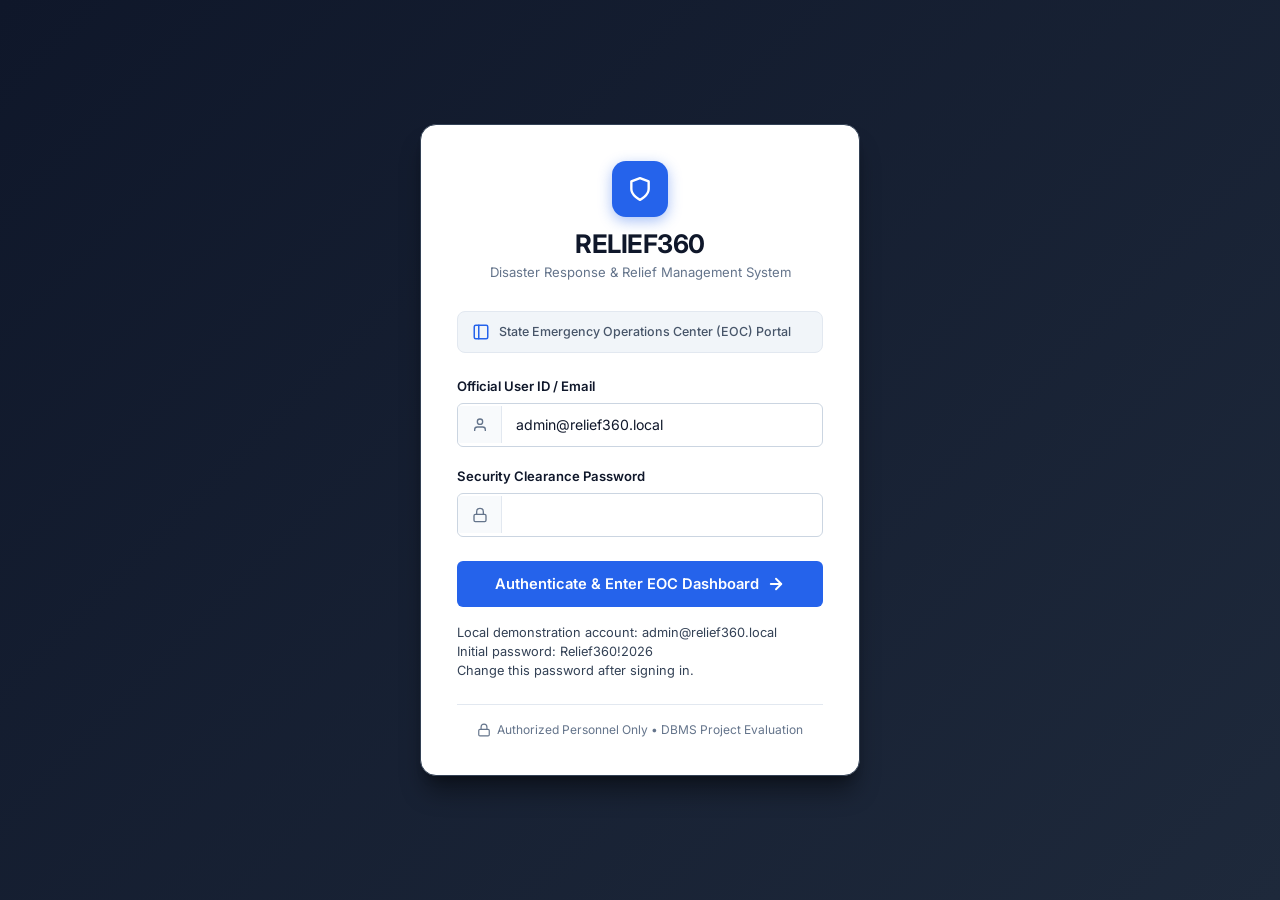
<file: login.html>
<!DOCTYPE html>
<html lang="en">
<head>
  <link rel="stylesheet" href="css/fallback.css">
  <meta charset="UTF-8">
  <meta name="viewport" content="width=device-width, initial-scale=1.0">
  <title>Login | RELIEF360 - Emergency Operations Center</title>

  <!-- Google Fonts: Inter -->
  <link rel="preconnect" href="https://fonts.googleapis.com">
  <link rel="preconnect" href="https://fonts.gstatic.com" crossorigin>
  <link href="https://fonts.googleapis.com/css2?family=Inter:wght@300;400;500;600;700&display=swap" rel="stylesheet">

  <!-- Font Awesome Icons -->
  <link rel="stylesheet" href="https://cdnjs.cloudflare.com/ajax/libs/font-awesome/6.4.2/css/all.min.css">

  <!-- Bootstrap 5 CSS -->
  <link rel="stylesheet" href="https://cdn.jsdelivr.net/npm/bootstrap@5.3.2/dist/css/bootstrap.min.css">

  <!-- EOC Custom Theme -->
  <link rel="stylesheet" href="css/custom.css">

  <!-- Self-Contained Failsafe CSS (Guarantees Perfect Render Offline & On Local File Protocol) -->
  <style>
    *, *::before, *::after {
      box-sizing: border-box;
      margin: 0;
      padding: 0;
    }

    body.login-body {
      font-family: 'Inter', -apple-system, BlinkMacSystemFont, "Segoe UI", Roboto, sans-serif;
      background: linear-gradient(135deg, #0F172A 0%, #1E293B 100%) !important;
      min-height: 100vh;
      display: flex;
      align-items: center;
      justify-content: center;
      padding: 1.5rem;
      color: #334155;
    }

    .login-container {
      width: 100%;
      max-width: 440px;
    }

    .login-card {
      background: #FFFFFF !important;
      border-radius: 16px !important;
      box-shadow: 0 20px 25px -5px rgba(0, 0, 0, 0.4), 0 8px 10px -6px rgba(0, 0, 0, 0.3) !important;
      padding: 2.25rem !important;
      border: 1px solid #334155 !important;
    }

    .login-brand-header {
      text-align: center;
      margin-bottom: 1.75rem;
    }

    .login-logo-badge {
      width: 56px;
      height: 56px;
      background: #2563EB;
      color: #FFFFFF;
      border-radius: 14px;
      display: inline-flex;
      align-items: center;
      justify-content: center;
      font-size: 1.75rem;
      box-shadow: 0 4px 14px rgba(37, 99, 235, 0.4);
      margin-bottom: 0.75rem;
    }

    .login-brand-header h1 {
      font-size: 1.6rem;
      font-weight: 700;
      color: #0F172A;
      margin: 0;
      letter-spacing: -0.5px;
    }

    .login-brand-header p {
      font-size: 0.82rem;
      color: #64748B;
      margin-top: 0.25rem;
    }

    .login-agency-notice {
      background: #F1F5F9;
      border: 1px solid #E2E8F0;
      border-radius: 8px;
      padding: 0.65rem 0.85rem;
      font-size: 0.78rem;
      color: #475569;
      display: flex;
      align-items: center;
      gap: 0.6rem;
      margin-bottom: 1.5rem;
      font-weight: 500;
    }

    .form-group-item {
      margin-bottom: 1.25rem;
    }

    .form-label-custom {
      display: block;
      font-size: 0.82rem;
      font-weight: 600;
      color: #0F172A;
      margin-bottom: 0.4rem;
    }

    .input-box-wrapper {
      display: flex;
      align-items: center;
      border: 1px solid #CBD5E1;
      border-radius: 6px;
      background: #FFFFFF;
      overflow: hidden;
      transition: border-color 0.2s, box-shadow 0.2s;
    }

    .input-box-wrapper:focus-within {
      border-color: #2563EB;
      box-shadow: 0 0 0 3px rgba(37, 99, 235, 0.15);
    }

    .input-icon-cell {
      padding: 0.65rem 0.85rem;
      background: #F8FAFC;
      border-right: 1px solid #E2E8F0;
      color: #64748B;
      display: flex;
      align-items: center;
      justify-content: center;
    }

    .input-field-custom, .select-field-custom {
      width: 100%;
      padding: 0.65rem 0.85rem;
      font-size: 0.88rem;
      border: none;
      outline: none;
      color: #0F172A;
      background: transparent;
      font-family: inherit;
    }

    .btn-eoc-submit {
      background: #2563EB;
      color: #FFFFFF;
      font-weight: 600;
      padding: 0.75rem 1.25rem;
      border-radius: 6px;
      border: none;
      width: 100%;
      font-size: 0.92rem;
      cursor: pointer;
      display: flex;
      align-items: center;
      justify-content: center;
      gap: 0.5rem;
      transition: background-color 0.2s, transform 0.1s;
      margin-top: 1.5rem;
    }

    .btn-eoc-submit:hover {
      background: #1D4ED8;
    }

    .btn-eoc-submit:active {
      transform: scale(0.99);
    }

    .login-footer-note {
      text-align: center;
      margin-top: 1.5rem;
      padding-top: 1rem;
      border-top: 1px solid #E2E8F0;
      font-size: 0.75rem;
      color: #64748B;
      display: flex;
      align-items: center;
      justify-content: center;
      gap: 0.4rem;
    }
  </style>
</head>
<body class="login-body">

  <div class="login-container">
    <div class="login-card">

      <!-- Brand Header -->
      <div class="login-brand-header">
        <div class="login-logo-badge">
          <!-- Standalone SVG Shield Icon -->
          <svg width="26" height="26" viewBox="0 0 24 24" fill="none" stroke="currentColor" stroke-width="2.2" stroke-linecap="round" stroke-linejoin="round">
            <path d="M12 22s8-4 8-10V5l-8-3-8 3v7c0 6 8 10 8 10z"/>
          </svg>
        </div>
        <h1>RELIEF360</h1>
        <p>Disaster Response & Relief Management System</p>
      </div>

      <!-- Agency Notice Badge -->
      <div class="login-agency-notice">
        <svg width="18" height="18" viewBox="0 0 24 24" fill="none" stroke="#2563EB" stroke-width="2" stroke-linecap="round" stroke-linejoin="round">
          <rect x="3" y="3" width="18" height="18" rx="2" ry="2"/>
          <line x1="9" y1="3" x2="9" y2="21"/>
        </svg>
        <div>State Emergency Operations Center (EOC) Portal</div>
      </div>

      <!-- Login Form -->
      <form id="eocLoginForm">

        

        <div class="form-group-item">
          <label for="username" class="form-label-custom">Official User ID / Email</label>
          <div class="input-box-wrapper">
            <div class="input-icon-cell">
              <svg width="16" height="16" viewBox="0 0 24 24" fill="none" stroke="currentColor" stroke-width="2">
                <path d="M20 21v-2a4 4 0 0 0-4-4H8a4 4 0 0 0-4 4v2"/>
                <circle cx="12" cy="7" r="4"/>
              </svg>
            </div>
            <input type="text" class="input-field-custom" id="username" autocomplete="username" value="admin@relief360.local" placeholder="e.g. admin@relief360.local" required>
          </div>
        </div>

        <div class="form-group-item">
          <label for="password" class="form-label-custom">Security Clearance Password</label>
          <div class="input-box-wrapper">
            <div class="input-icon-cell">
              <svg width="16" height="16" viewBox="0 0 24 24" fill="none" stroke="currentColor" stroke-width="2">
                <rect x="3" y="11" width="18" height="11" rx="2" ry="2"/>
                <path d="M7 11V7a5 5 0 0 1 10 0v4"/>
              </svg>
            </div>
            <input type="password" class="input-field-custom" id="password" autocomplete="current-password" value="" required>
          </div>
        </div>

        <button type="submit" class="btn-eoc-submit">
          <span>Authenticate & Enter EOC Dashboard</span>
          <svg width="18" height="18" viewBox="0 0 24 24" fill="none" stroke="currentColor" stroke-width="2.5" stroke-linecap="round" stroke-linejoin="round">
            <line x1="5" y1="12" x2="19" y2="12"/>
            <polyline points="12 5 19 12 12 19"/>
          </svg>
        </button>

      </form>

      <p id="loginError" role="alert" style="color:#b91c1c;margin-top:1rem"></p><p style="font-size:.8rem;margin-top:1rem">Local demonstration account: admin@relief360.local<br>Initial password: Relief360!2026<br>Change this password after signing in.</p>
<!-- Footer Note -->
      <div class="login-footer-note">
        <svg width="14" height="14" viewBox="0 0 24 24" fill="none" stroke="currentColor" stroke-width="2">
          <rect x="3" y="11" width="18" height="11" rx="2" ry="2"/>
          <path d="M7 11V7a5 5 0 0 1 10 0v4"/>
        </svg>
        <span>Authorized Personnel Only • DBMS Project Evaluation</span>
      </div>

    </div>
  </div>

  <!-- Login Session Script -->
  <script>
document.getElementById('eocLoginForm').onsubmit=async e=>{e.preventDefault();const button=e.target.querySelector('button');button.disabled=true;try{const r=await fetch('/api/login',{method:'POST',headers:{'Content-Type':'application/json'},body:JSON.stringify({email:document.getElementById('username').value,password:document.getElementById('password').value})});const data=await r.json();if(!r.ok)throw new Error(data.error);location.href='index.html';}catch(err){document.getElementById('loginError').textContent=err.message;button.disabled=false;}};
</script>

</body>
</html>
</file>
<file: css/fallback.css>
/* Local baseline: usable forms and navigation when CDN styles are unavailable. */
*{box-sizing:border-box}body{margin:0;font-family:Inter,Arial,sans-serif;color:#334155}h2,h3,h4,h5,p{margin-top:0}a{color:#2563eb}button,input,select,textarea{font:inherit}button{cursor:pointer}button:disabled{opacity:.6;cursor:wait}.btn{display:inline-block;text-decoration:none;border:1px solid transparent;border-radius:6px;padding:8px 12px;line-height:1.4;background:#f1f5f9;color:#334155}.btn-primary{background:#2563eb;color:white}.btn-light{background:#f8fafc;color:#334155}.btn-sm{font-size:.8rem;padding:5px 9px}.border{border:1px solid #cbd5e1}.form-control,.form-select{display:block;width:100%;padding:10px;border:1px solid #cbd5e1;border-radius:6px;background:white;color:#334155}.form-control:focus,.form-select:focus{outline:2px solid #93c5fd}.table{width:100%;border-collapse:collapse}.table th,.table td{padding:12px;border-bottom:1px solid #e2e8f0;text-align:left}.table th{background:#f8fafc;white-space:nowrap}.table-responsive{overflow-x:auto}.d-flex{display:flex}.align-items-center{align-items:center}.justify-content-between{justify-content:space-between}.gap-2{gap:8px}.gap-3{gap:12px}.row{display:flex;flex-wrap:wrap;margin:0 -8px}.row>*{padding:0 8px;width:100%}.g-3{row-gap:16px}.mb-1{margin-bottom:4px}.mb-2{margin-bottom:8px}.mb-3{margin-bottom:16px}.mb-4{margin-bottom:24px}.mb-0{margin-bottom:0}.p-0{padding:0}.p-2{padding:8px}.p-3{padding:16px}.text-muted{color:#64748b}.text-primary{color:#2563eb}.text-dark{color:#0f172a}.text-danger{color:#dc2626}.text-white{color:white}.text-success{color:#059669}.small,small{font-size:.82em}.fw-bold{font-weight:700}.fw-semibold{font-weight:600}.badge{display:inline-block;font-size:.75rem;padding:4px 7px;border-radius:4px}.bg-light{background:#f8fafc}.bg-primary{background:#2563eb;color:white}.bg-danger{background:#dc2626;color:white}.bg-success{background:#059669;color:white}.bg-warning{background:#f59e0b}.bg-info{background:#0891b2}.bg-white{background:white}.progress{background:#e2e8f0;overflow:hidden;border-radius:4px}.progress-bar{height:100%}.rounded{border-radius:6px}.rounded-pill{border-radius:20px}.shadow-sm{box-shadow:0 1px 4px #0001}.font-monospace{font-family:monospace}.dropdown-menu{display:none}.dropdown-toggle{display:none}.user-profile-menu{gap:8px}button:focus-visible,a:focus-visible{outline:3px solid #93c5fd;outline-offset:2px}.notice{white-space:pre-wrap}
@media(min-width:576px){.col-sm-6{width:50%}}@media(min-width:768px){.col-md-4{width:33.333%}}@media(min-width:992px){.col-lg-8{width:66.667%}.col-lg-4{width:33.333%}}@media(min-width:1200px){.col-xl-2{width:16.667%}}
</file>
<file: css/custom.css>
/* ==========================================================================
   RELIEF360 - Emergency Operations Center (EOC) Theme
   Professional Government Disaster Response & Relief Management System
   ========================================================================== */

@import url('https://fonts.googleapis.com/css2?family=Inter:wght@300;400;500;600;700&display=swap');

:root {
  /* EOC Color Palette */
  --sidebar-bg: #0F172A;
  --sidebar-hover: #1E293B;
  --sidebar-text: #94A3B8;
  --sidebar-text-active: #FFFFFF;
  --sidebar-active-bg: #2563EB;
  --sidebar-border: #1E293B;
  
  --body-bg: #F8FAFC;
  --card-bg: #FFFFFF;
  --card-border: #E2E8F0;
  
  --primary-blue: #2563EB;
  --primary-blue-hover: #1D4ED8;
  --primary-blue-light: #EFF6FF;
  
  --success-green: #16A34A;
  --success-green-light: #F0FDF4;
  --success-green-border: #BBF7D0;
  
  --warning-amber: #D97706;
  --warning-amber-light: #FFFBEB;
  --warning-amber-border: #FDE68A;
  
  --danger-red: #DC2626;
  --danger-red-light: #FEF2F2;
  --danger-red-border: #FCA5A5;
  
  --info-sky: #0284C7;
  --info-sky-light: #F0F9FF;

  --text-dark: #0F172A;
  --text-main: #334155;
  --text-muted: #64748B;
  
  --shadow-sm: 0 1px 2px 0 rgba(0, 0, 0, 0.05);
  --shadow-md: 0 4px 6px -1px rgba(0, 0, 0, 0.06), 0 2px 4px -2px rgba(0, 0, 0, 0.05);
  --shadow-lg: 0 10px 15px -3px rgba(0, 0, 0, 0.08), 0 4px 6px -4px rgba(0, 0, 0, 0.04);
  
  --radius-sm: 6px;
  --radius-md: 8px;
  --radius-lg: 12px;

  --sidebar-width: 260px;
}

*, *::before, *::after {
  box-sizing: border-box;
  margin: 0;
  padding: 0;
}

body {
  font-family: 'Inter', -apple-system, BlinkMacSystemFont, "Segoe UI", Roboto, sans-serif;
  background-color: var(--body-bg);
  color: var(--text-main);
  overflow-x: hidden;
  line-height: 1.5;
}

/* ==========================================================================
   LAYOUT: SIDEBAR & MAIN CONTENT
   ========================================================================== */

#wrapper {
  display: flex;
  width: 100%;
  align-items: stretch;
  min-height: 100vh;
}

#sidebar {
  min-width: var(--sidebar-width);
  max-width: var(--sidebar-width);
  background: var(--sidebar-bg);
  color: #FFFFFF;
  transition: all 0.3s ease;
  display: flex;
  flex-direction: column;
  z-index: 1040;
}

#sidebar.collapsed {
  margin-left: calc(-1 * var(--sidebar-width));
}

.sidebar-header {
  padding: 1.25rem 1.5rem;
  background: #090D16;
  border-bottom: 1px solid var(--sidebar-border);
  display: flex;
  align-items: center;
  gap: 0.75rem;
}

.sidebar-brand-icon {
  width: 38px;
  height: 38px;
  background: var(--primary-blue);
  color: white;
  border-radius: var(--radius-md);
  display: flex;
  align-items: center;
  justify-content: center;
  font-size: 1.25rem;
  box-shadow: 0 2px 8px rgba(37, 99, 235, 0.4);
}

.sidebar-brand-text h2 {
  font-size: 1.15rem;
  font-weight: 700;
  letter-spacing: 0.5px;
  margin: 0;
  color: #FFFFFF;
}

.sidebar-brand-text span {
  font-size: 0.7rem;
  color: #94A3B8;
  text-transform: uppercase;
  letter-spacing: 0.8px;
  font-weight: 600;
}

.sidebar-nav {
  padding: 1rem 0.75rem;
  flex-grow: 1;
  overflow-y: auto;
}

.nav-section-title {
  font-size: 0.68rem;
  text-transform: uppercase;
  letter-spacing: 1px;
  color: #64748B;
  font-weight: 700;
  padding: 0.75rem 0.75rem 0.35rem 0.75rem;
  margin-top: 0.5rem;
}

.sidebar-link {
  display: flex;
  align-items: center;
  padding: 0.65rem 0.85rem;
  color: var(--sidebar-text);
  text-decoration: none;
  border-radius: var(--radius-md);
  font-size: 0.88rem;
  font-weight: 500;
  margin-bottom: 0.25rem;
  transition: all 0.2s ease;
}

.sidebar-link i {
  font-size: 1.1rem;
  width: 24px;
  margin-right: 0.75rem;
  text-align: center;
}

.sidebar-link:hover {
  background: var(--sidebar-hover);
  color: #FFFFFF;
}

.sidebar-link.active {
  background: var(--sidebar-active-bg);
  color: #FFFFFF;
  font-weight: 600;
  box-shadow: 0 2px 6px rgba(37, 99, 235, 0.3);
}

.sidebar-link .badge {
  margin-left: auto;
  font-size: 0.7rem;
  padding: 0.25em 0.5em;
  border-radius: 10px;
}

.sidebar-footer {
  padding: 1rem 1.25rem;
  border-top: 1px solid var(--sidebar-border);
  background: #0A0F1D;
  font-size: 0.8rem;
}

.eoc-status-indicator {
  display: flex;
  align-items: center;
  gap: 0.5rem;
  font-size: 0.78rem;
  color: #CBD5E1;
}

.status-dot-pulse {
  width: 8px;
  height: 8px;
  background-color: #10B981;
  border-radius: 50%;
  box-shadow: 0 0 0 0 rgba(16, 185, 129, 0.7);
  animation: pulse-green 2s infinite;
}

@keyframes pulse-green {
  0% { transform: scale(0.95); box-shadow: 0 0 0 0 rgba(16, 185, 129, 0.7); }
  70% { transform: scale(1); box-shadow: 0 0 0 6px rgba(16, 185, 129, 0); }
  100% { transform: scale(0.95); box-shadow: 0 0 0 0 rgba(16, 185, 129, 0); }
}

/* MAIN CONTENT AREA */
#content {
  flex: 1;
  display: flex;
  flex-direction: column;
  min-width: 0;
  background-color: var(--body-bg);
}

/* TOP NAVBAR */
.top-navbar {
  background: #FFFFFF;
  border-bottom: 1px solid var(--card-border);
  padding: 0.75rem 1.5rem;
  display: flex;
  align-items: center;
  justify-content: space-between;
  box-shadow: var(--shadow-sm);
  position: sticky;
  top: 0;
  z-index: 1030;
}

.navbar-toggle-btn {
  background: transparent;
  border: 1px solid var(--card-border);
  color: var(--text-main);
  border-radius: var(--radius-sm);
  padding: 0.4rem 0.7rem;
  cursor: pointer;
  transition: all 0.2s;
}

.navbar-toggle-btn:hover {
  background: var(--body-bg);
  color: var(--primary-blue);
}

.active-incident-badge {
  background: var(--danger-red-light);
  color: var(--danger-red);
  border: 1px solid var(--danger-red-border);
  padding: 0.35rem 0.85rem;
  border-radius: 20px;
  font-size: 0.82rem;
  font-weight: 600;
  display: flex;
  align-items: center;
  gap: 0.5rem;
}

.user-profile-menu {
  display: flex;
  align-items: center;
  gap: 1rem;
}

.agency-tag {
  font-size: 0.75rem;
  background: #F1F5F9;
  color: #475569;
  padding: 0.25rem 0.6rem;
  border-radius: var(--radius-sm);
  font-weight: 600;
  border: 1px solid #E2E8F0;
}

/* ==========================================================================
   CARDS & METRICS
   ========================================================================== */

.page-container {
  padding: 1.5rem;
}

.eoc-card {
  background: var(--card-bg);
  border: 1px solid var(--card-border);
  border-radius: var(--radius-lg);
  box-shadow: var(--shadow-sm);
  margin-bottom: 1.25rem;
  transition: box-shadow 0.2s ease, border-color 0.2s ease;
}

.eoc-card:hover {
  box-shadow: var(--shadow-md);
  border-color: #CBD5E1;
}

.eoc-card-header {
  padding: 1rem 1.25rem;
  border-bottom: 1px solid var(--card-border);
  display: flex;
  align-items: center;
  justify-content: space-between;
  background: #FFFFFF;
  border-top-left-radius: var(--radius-lg);
  border-top-right-radius: var(--radius-lg);
}

.eoc-card-title {
  font-size: 0.95rem;
  font-weight: 600;
  color: var(--text-dark);
  margin: 0;
  display: flex;
  align-items: center;
  gap: 0.5rem;
}

.eoc-card-body {
  padding: 1.25rem;
}

/* COMPACT METRIC CARDS (6 Summary Cards) */
.metric-card {
  background: #FFFFFF;
  border: 1px solid var(--card-border);
  border-radius: var(--radius-lg);
  padding: 1rem 1.15rem;
  position: relative;
  overflow: hidden;
  box-shadow: var(--shadow-sm);
  transition: transform 0.2s ease, box-shadow 0.2s ease;
  height: 100%;
}

.metric-card:hover {
  transform: translateY(-2px);
  box-shadow: var(--shadow-md);
}

.metric-card::before {
  content: '';
  position: absolute;
  top: 0;
  left: 0;
  width: 4px;
  height: 100%;
}

.metric-card.primary::before { background-color: var(--primary-blue); }
.metric-card.success::before { background-color: var(--success-green); }
.metric-card.warning::before { background-color: var(--warning-amber); }
.metric-card.danger::before  { background-color: var(--danger-red); }
.metric-card.info::before    { background-color: var(--info-sky); }
.metric-card.purple::before  { background-color: #8B5CF6; }

.metric-header {
  display: flex;
  align-items: center;
  justify-content: space-between;
  margin-bottom: 0.5rem;
}

.metric-title {
  font-size: 0.78rem;
  font-weight: 600;
  text-transform: uppercase;
  letter-spacing: 0.5px;
  color: var(--text-muted);
}

.metric-icon {
  width: 34px;
  height: 34px;
  border-radius: var(--radius-md);
  display: flex;
  align-items: center;
  justify-content: center;
  font-size: 1rem;
}

.metric-icon.primary { background: var(--primary-blue-light); color: var(--primary-blue); }
.metric-icon.success { background: var(--success-green-light); color: var(--success-green); }
.metric-icon.warning { background: var(--warning-amber-light); color: var(--warning-amber); }
.metric-icon.danger  { background: var(--danger-red-light); color: var(--danger-red); }
.metric-icon.info     { background: var(--info-sky-light); color: var(--info-sky); }
.metric-icon.purple   { background: #F3E8FF; color: #8B5CF6; }

.metric-value {
  font-size: 1.6rem;
  font-weight: 700;
  color: var(--text-dark);
  line-height: 1.1;
}

.metric-subtext {
  font-size: 0.75rem;
  color: var(--text-muted);
  margin-top: 0.35rem;
  display: flex;
  align-items: center;
  gap: 0.3rem;
}

/* ==========================================================================
   ALERTS BANNER & PANELS
   ========================================================================== */

.active-disaster-banner {
  background: linear-gradient(90deg, #991B1B 0%, #DC2626 100%);
  color: #FFFFFF;
  border-radius: var(--radius-lg);
  padding: 1rem 1.5rem;
  margin-bottom: 1.5rem;
  box-shadow: 0 4px 12px rgba(220, 38, 38, 0.25);
  display: flex;
  align-items: center;
  justify-content: space-between;
  flex-wrap: wrap;
  gap: 1rem;
}

.banner-content {
  display: flex;
  align-items: center;
  gap: 1rem;
}

.banner-icon {
  font-size: 2rem;
  background: rgba(255, 255, 255, 0.15);
  width: 50px;
  height: 50px;
  border-radius: 50%;
  display: flex;
  align-items: center;
  justify-content: center;
}

.banner-text h4 {
  font-size: 1.1rem;
  font-weight: 700;
  margin: 0;
}

.banner-text p {
  font-size: 0.85rem;
  margin: 0;
  opacity: 0.9;
}

/* ==========================================================================
   MAP & CHARTS
   ========================================================================== */

#eocMap {
  height: 420px;
  width: 100%;
  border-radius: var(--radius-md);
  z-index: 1;
}

.leaflet-popup-content-wrapper {
  border-radius: var(--radius-md) !important;
  padding: 4px !important;
  box-shadow: var(--shadow-lg) !important;
}

.map-popup-card {
  padding: 0.5rem;
  font-family: 'Inter', sans-serif;
}

.map-popup-card h6 {
  font-size: 0.9rem;
  font-weight: 700;
  margin-bottom: 0.25rem;
  color: var(--text-dark);
}

.map-popup-card p {
  font-size: 0.78rem;
  color: var(--text-muted);
  margin-bottom: 0.4rem;
}

.chart-container {
  position: relative;
  height: 280px;
  width: 100%;
}

/* ==========================================================================
   LISTS & TABLES
   ========================================================================== */

.table-eoc {
  width: 100%;
  margin-bottom: 0;
}

.table-eoc th {
  background: #F8FAFC;
  color: #475569;
  font-size: 0.75rem;
  text-transform: uppercase;
  letter-spacing: 0.5px;
  font-weight: 600;
  padding: 0.75rem 1rem;
  border-bottom: 1px solid var(--card-border);
}

.table-eoc td {
  padding: 0.85rem 1rem;
  font-size: 0.85rem;
  vertical-align: middle;
  border-bottom: 1px solid #F1F5F9;
  color: var(--text-main);
}

.table-eoc tbody tr:hover {
  background-color: #F8FAFC;
}

.status-badge {
  font-size: 0.72rem;
  font-weight: 600;
  padding: 0.3em 0.65em;
  border-radius: 12px;
  display: inline-flex;
  align-items: center;
  gap: 0.3rem;
}

.status-badge.danger { background: var(--danger-red-light); color: var(--danger-red); border: 1px solid var(--danger-red-border); }
.status-badge.warning { background: var(--warning-amber-light); color: var(--warning-amber); border: 1px solid var(--warning-amber-border); }
.status-badge.success { background: var(--success-green-light); color: var(--success-green); border: 1px solid var(--success-green-border); }
.status-badge.info { background: var(--primary-blue-light); color: var(--primary-blue); border: 1px solid #BFDBFE; }

/* RECENT ACTIVITY FEED */
.activity-feed {
  list-style: none;
  padding: 0;
  margin: 0;
}

.activity-item {
  display: flex;
  gap: 0.85rem;
  padding: 0.75rem 0;
  border-bottom: 1px dashed #E2E8F0;
}

.activity-item:last-child {
  border-bottom: none;
}

.activity-icon {
  width: 32px;
  height: 32px;
  border-radius: 50%;
  display: flex;
  align-items: center;
  justify-content: center;
  font-size: 0.85rem;
  flex-shrink: 0;
}

.activity-details {
  flex-grow: 1;
}

.activity-text {
  font-size: 0.82rem;
  color: var(--text-dark);
  margin: 0;
}

.activity-time {
  font-size: 0.72rem;
  color: var(--text-muted);
}

/* RESPONSIVE BREAKPOINTS */
@media (max-width: 991.98px) {
  #sidebar {
    margin-left: calc(-1 * var(--sidebar-width));
  }
  #sidebar.active {
    margin-left: 0;
  }
}
/* Working application forms and states */
.module-toolbar{display:flex;justify-content:space-between;align-items:center;gap:16px;margin-bottom:20px}.module-toolbar h2{font-size:1.5rem}.module-toolbar p{margin:0}.module-toolbar button{margin-left:6px}.row-actions{min-width:180px}.row-actions button{margin:3px}.operation-overlay{position:fixed;inset:0;background:rgba(15,23,42,.65);z-index:2000;display:flex;justify-content:center;align-items:flex-start;overflow:auto;padding:32px 16px}.operation-dialog{background:white;border-radius:12px;max-width:620px;width:100%;padding:24px;box-shadow:0 20px 60px #0005}.operation-dialog header{display:flex;justify-content:space-between;align-items:center;margin-bottom:20px}.operation-dialog h3{font-size:1.3rem}.operation-dialog label{display:block;font-weight:600;margin-bottom:6px}.operation-dialog input,.operation-dialog select,.operation-dialog textarea{width:100%;padding:10px;border:1px solid #cbd5e1;border-radius:6px}.operation-dialog .mb-3{margin-bottom:16px}.operation-dialog button{padding:8px 14px;border-radius:6px;cursor:pointer}.distribution-line{display:flex;gap:8px;margin-bottom:12px}.distribution-line input{width:100px}.form-error{color:#b91c1c;white-space:pre-wrap}.notice{position:fixed;bottom:20px;right:20px;max-width:420px;padding:16px 22px;border-radius:10px;background:#1e293b;color:white;z-index:3000;box-shadow:0 4px 20px #0003}.notice.danger{background:#b91c1c}.notice.success{background:#047857}.notice[hidden]{display:none}.table-eoc td{max-width:350px;white-space:normal;vertical-align:top}.operation-dialog dl{display:grid;grid-template-columns:1fr 2fr;gap:8px}.operation-dialog dt,.operation-dialog dd{overflow-wrap:anywhere}.operation-dialog dd{margin:0}
@media(max-width:991px){.top-navbar{flex-wrap:wrap;gap:8px}.user-profile-menu{flex-wrap:wrap}.module-toolbar{flex-direction:column;align-items:flex-start}.distribution-line{flex-wrap:wrap}.page-container{padding:16px}}
@media print{body>*{display:none!important}body>.operation-overlay{display:block!important;position:static;padding:0;background:white}.operation-dialog{max-width:none;box-shadow:none}.operation-dialog button{display:none}}
</file>
